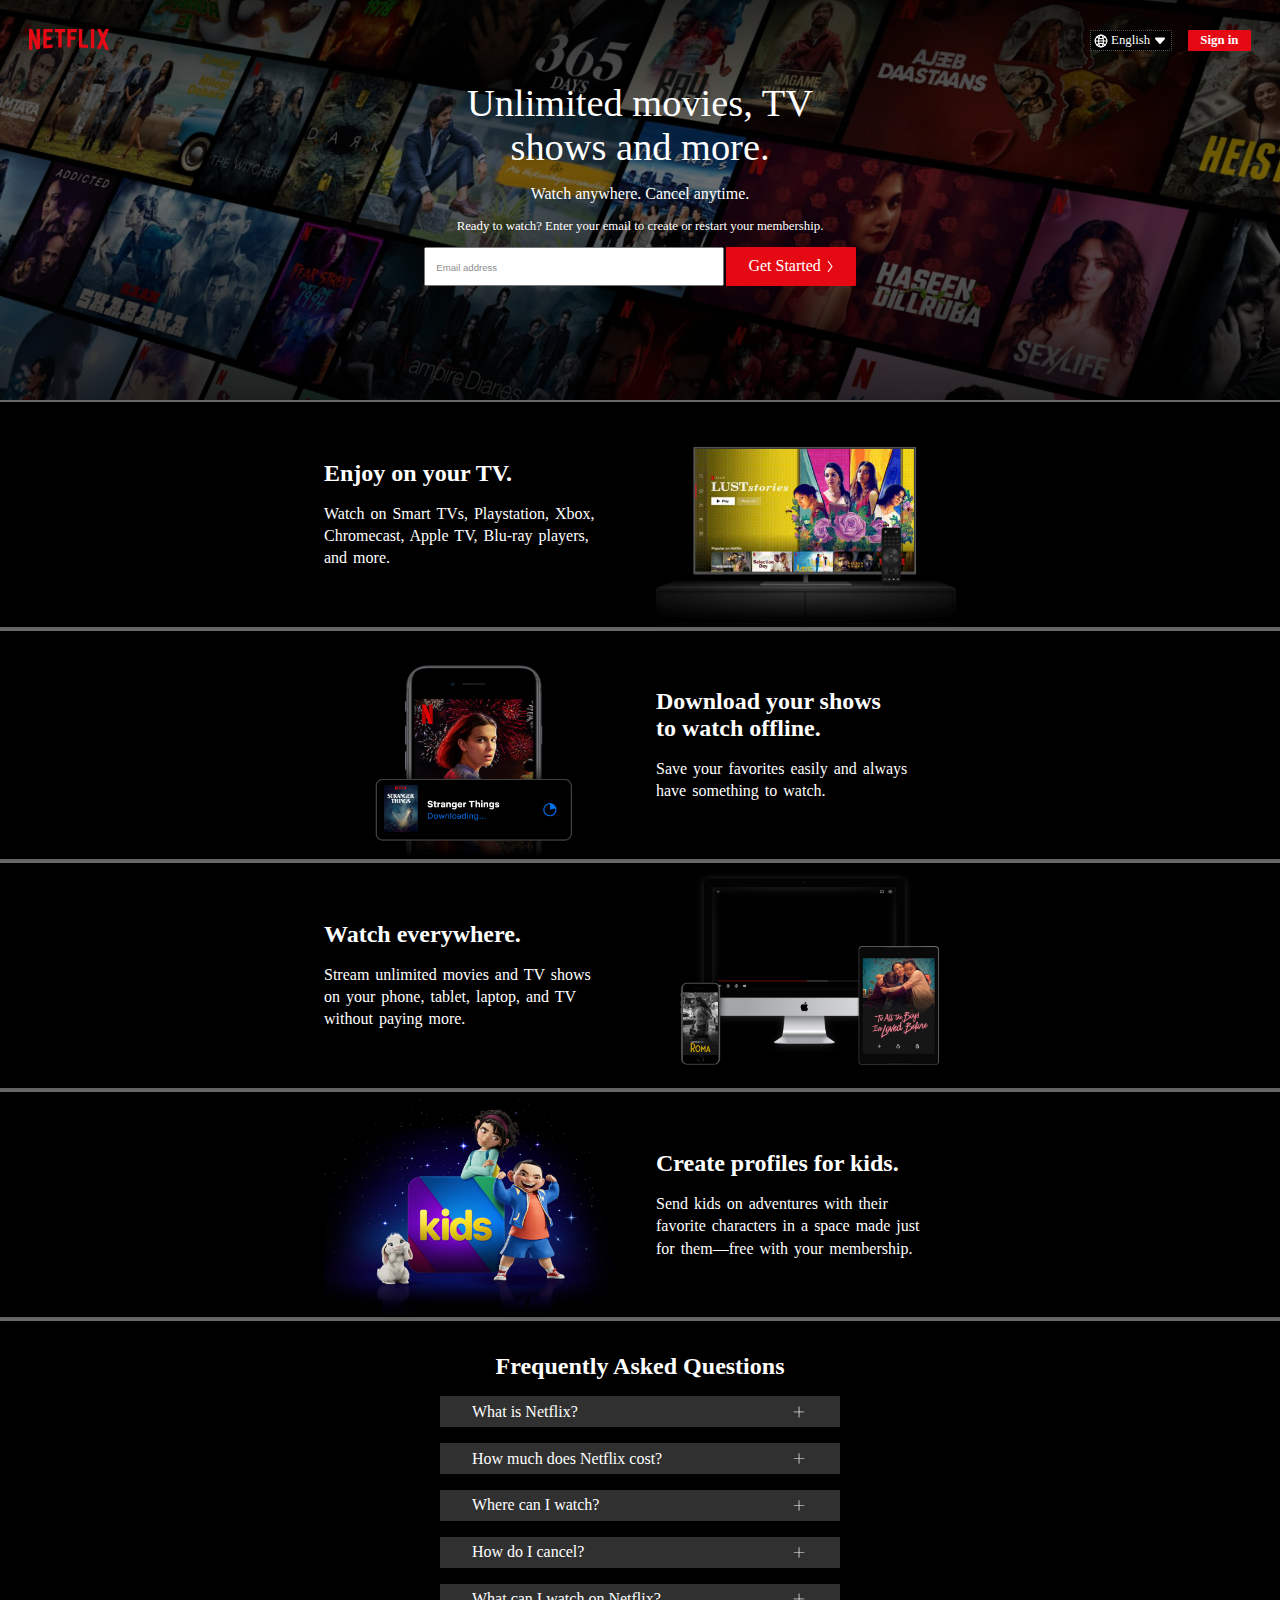
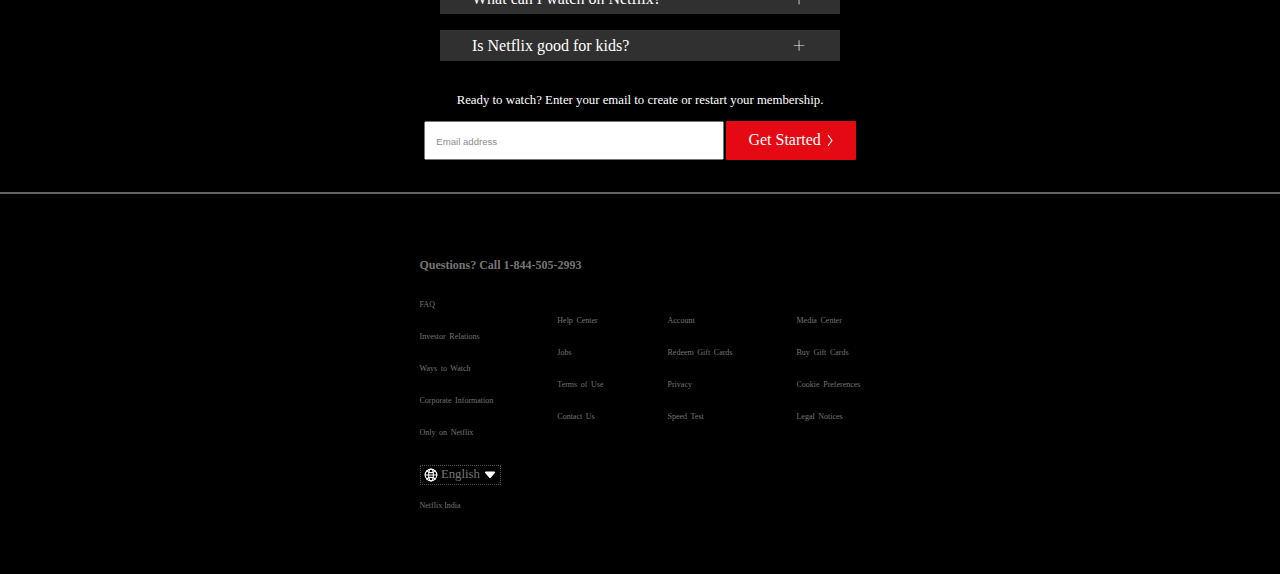
<file: index.html>
<!DOCTYPE html>
<html lang="en">
  <head>
    <meta charset="UTF-8" />
    <meta name="viewport" content="width=device-width, initial-scale=1.0" />
    <title>Netflix | Clone</title>
    <link rel="stylesheet" href="./style.css" />
  </head>
  <body>
    <header>
      <nav>
        <div class="container">
          <img class="logo" src="./asset/Logo.svg" alt="logo" width="80px" />
          <ul>
            <div class="language">
              <img src="./asset/icon-park-outline_earth.svg" alt="" />
              <p>English</p>
              <img src="./asset/bi_caret-down-fill.svg" alt="" />
            </div>
            <div class="sign-in">
              <a href="./signup.html">Sign in</a>
            </div>
          </ul>
        </div>
        <div class="card">
          <p class="top-text">Unlimited movies, TV shows and more.</p>
          <p class="mid-text">Watch anywhere. Cancel anytime.</p>
          <div class="top-search">
            <p>
              Ready to watch? Enter your email to create or restart your
              membership.
            </p>
            <div class="boxes">
              <input
                type="text"
                name="text"
                id="text"
                placeholder="Email address"
              />

              <div class="get-started">
                <a href="./signup.html">Get Started</a>
                <img
                  src="./asset/right arrow.svg"
                  alt="arrow image"
                  width="6px"
                />
              </div>
            </div>
          </div>
        </div>
      </nav>
    </header>

    <!-- main content starts here -->

    <div class="main-container">
      <section>
        <div class="section-text">
          <h2>Enjoy on your TV.</h2>
          <p>
            Watch on Smart TVs, Playstation, Xbox, Chromecast, Apple TV, Blu-ray
            players, and more.
          </p>
        </div>
        <img
          class="photo"
          src="./asset/correct2.png"
          alt="photo"
          width="300px"
        />
      </section>

      <section>
        <img
          class="photo"
          src="./asset/correct11.png"
          alt="photo"
          width="300px"
        />
        <div class="section-text">
          <h2>Download your shows to watch offline.</h2>
          <p>Save your favorites easily and always have something to watch.</p>
        </div>
      </section>

      <section>
        <div class="section-text">
          <h2>Watch everywhere.</h2>
          <p>
            Stream unlimited movies and TV shows on your phone, tablet, laptop,
            and TV without paying more.
          </p>
        </div>
        <img
          class="photo"
          src="./asset/Rectangle.png"
          alt="photo"
          width="300px"
        />
      </section>

      <section>
        <img
          class="photo"
          src="./asset/Frame 7.png"
          alt="photo"
          width="300px"
        />
        <div class="section-text">
          <h2>Create profiles for kids.</h2>
          <p>
            Send kids on adventures with their favorite characters in a space
            made just for them—free with your membership.
          </p>
        </div>
      </section>

      <aside>
        <div class="questions">
          <h2>Frequently Asked Questions</h2>
          <div class="ask">
            <p>What is Netflix?</p>
            <img class="icon" src="./asset/cross.svg" alt="" />
          </div>

          <div class="ask">
            <p>How much does Netflix cost?</p>
            <img class="icon" src="./asset/cross.svg" alt="" />
          </div>

          <div class="ask">
            <p>Where can I watch?</p>
            <img class="icon" src="./asset/cross.svg" alt="" />
          </div>

          <div class="ask">
            <p>How do I cancel?</p>
            <img class="icon" src="./asset/cross.svg" alt="" />
          </div>

          <div class="ask">
            <p>What can I watch on Netflix?</p>
            <img class="icon" src="./asset/cross.svg" alt="" />
          </div>

          <div class="ask">
            <p>Is Netflix good for kids?</p>
            <img class="icon" src="./asset/cross.svg" alt="" />
          </div>
        </div>

        <div class="top-search">
          <p>
            Ready to watch? Enter your email to create or restart your
            membership.
          </p>
          <div class="boxes">
            <input
              type="text"
              name="text"
              id="text"
              placeholder="Email address"
            />

            <div class="get-started">
              <a href="#">Get Started</a>
              <img
                src="./asset/right arrow.svg"
                alt="arrow image"
                width="6px"
              />
            </div>
          </div>
        </div>
      </aside>

      <footer>
        <div class="foot-container">
          <h2>Questions? Call 1-844-505-2993</h2>
          <div class="foot-text">
            <div>
              <p>FAQ</p>
              <p>Investor Relations</p>
              <p>Ways to Watch</p>
              <p>Corporate Information</p>
              <p>Only on Netflix</p>
            </div>

            <div>
              <p>Help Center</p>
              <p>Jobs</p>
              <p>Terms of Use</p>
              <p>Contact Us</p>
            </div>

            <div>
              <p>Account</p>
              <p>Redeem Gift Cards</p>
              <p>Privacy</p>
              <p>Speed Test</p>
            </div>

            <div>
              <p>Media Center</p>
              <p>Buy Gift Cards</p>
              <p>Cookie Preferences</p>
              <p>Legal Notices</p>
            </div>
          </div>
            <div class="language">
              <img src="./asset/icon-park-outline_earth.svg" alt="" />
              <p>English</p>
              <img src="./asset/bi_caret-down-fill.svg" alt="" />
            </div>
            <p class="india">Netflix India</p>
        </div>

        <!-- <p class="india">Netflix India</p> -->
      </footer>
    </div>

    <script src="./script.js"></script>
  </body>
</html>
</file>
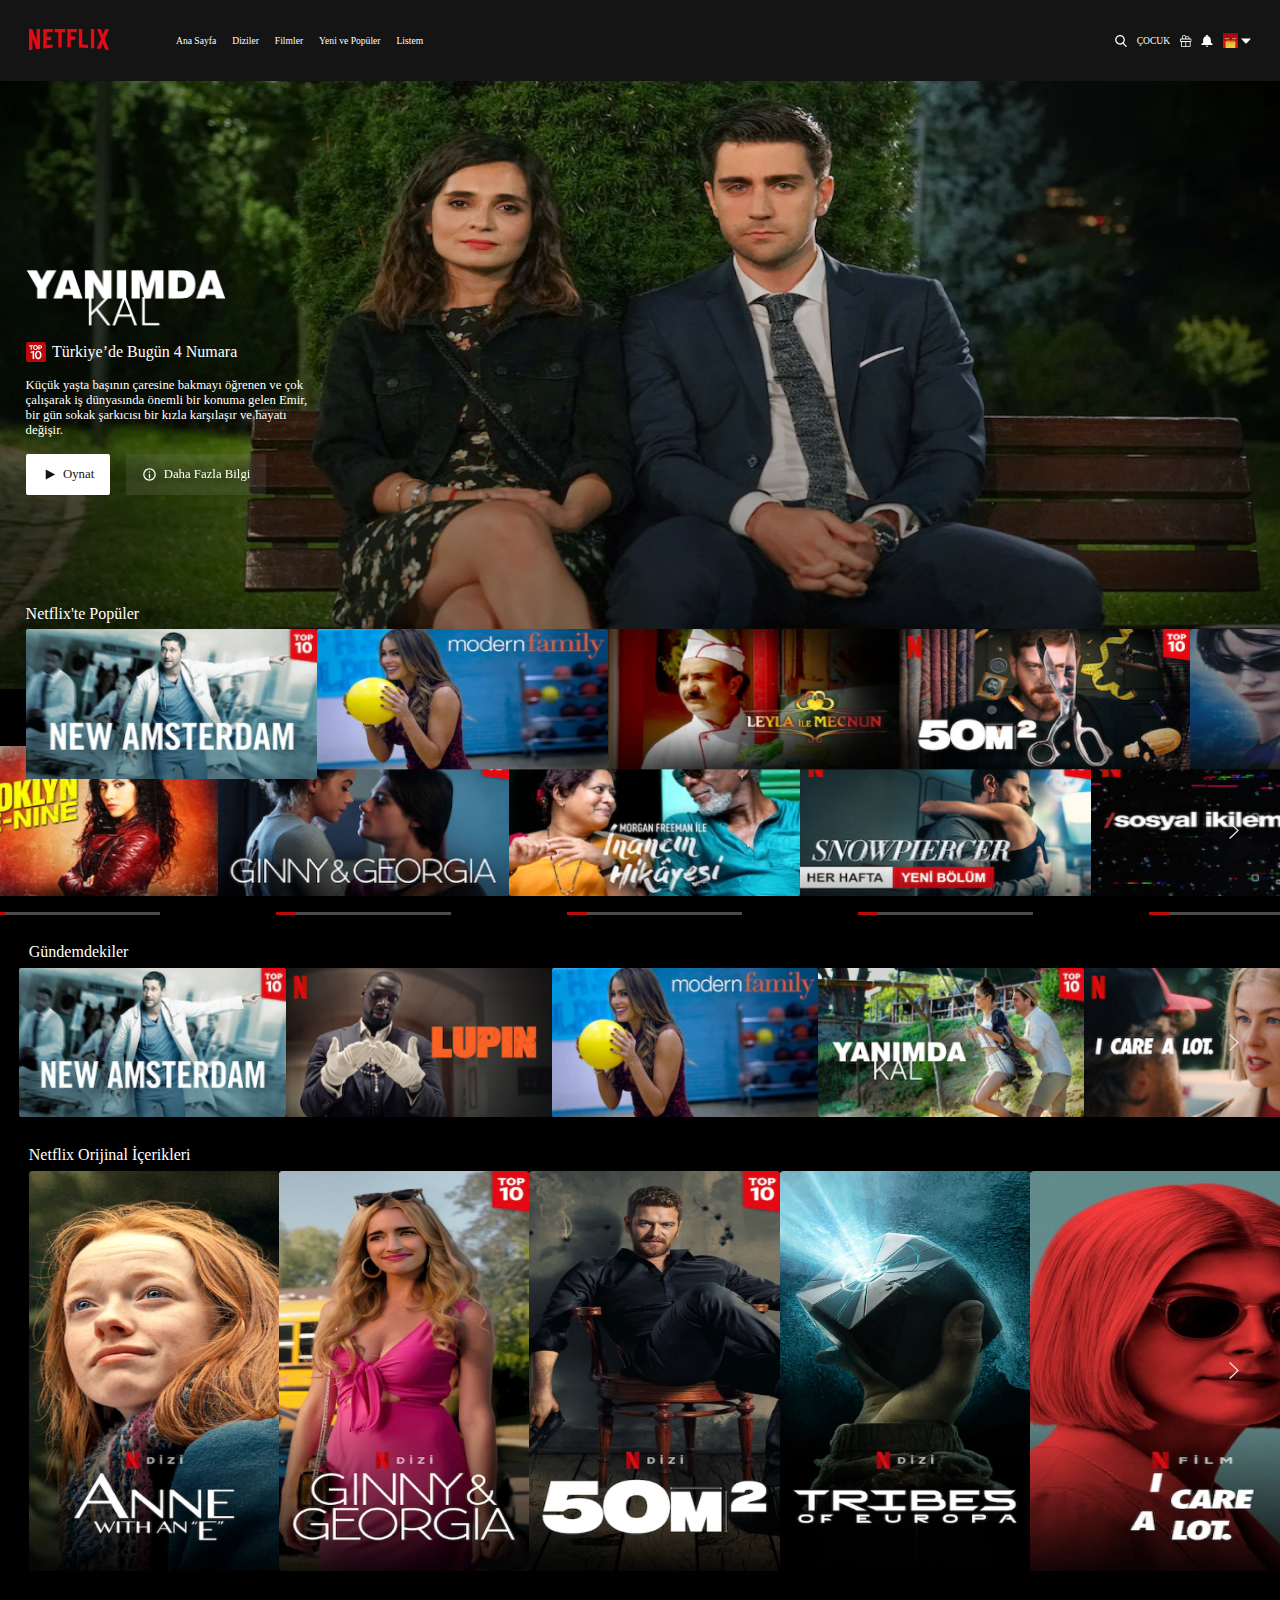
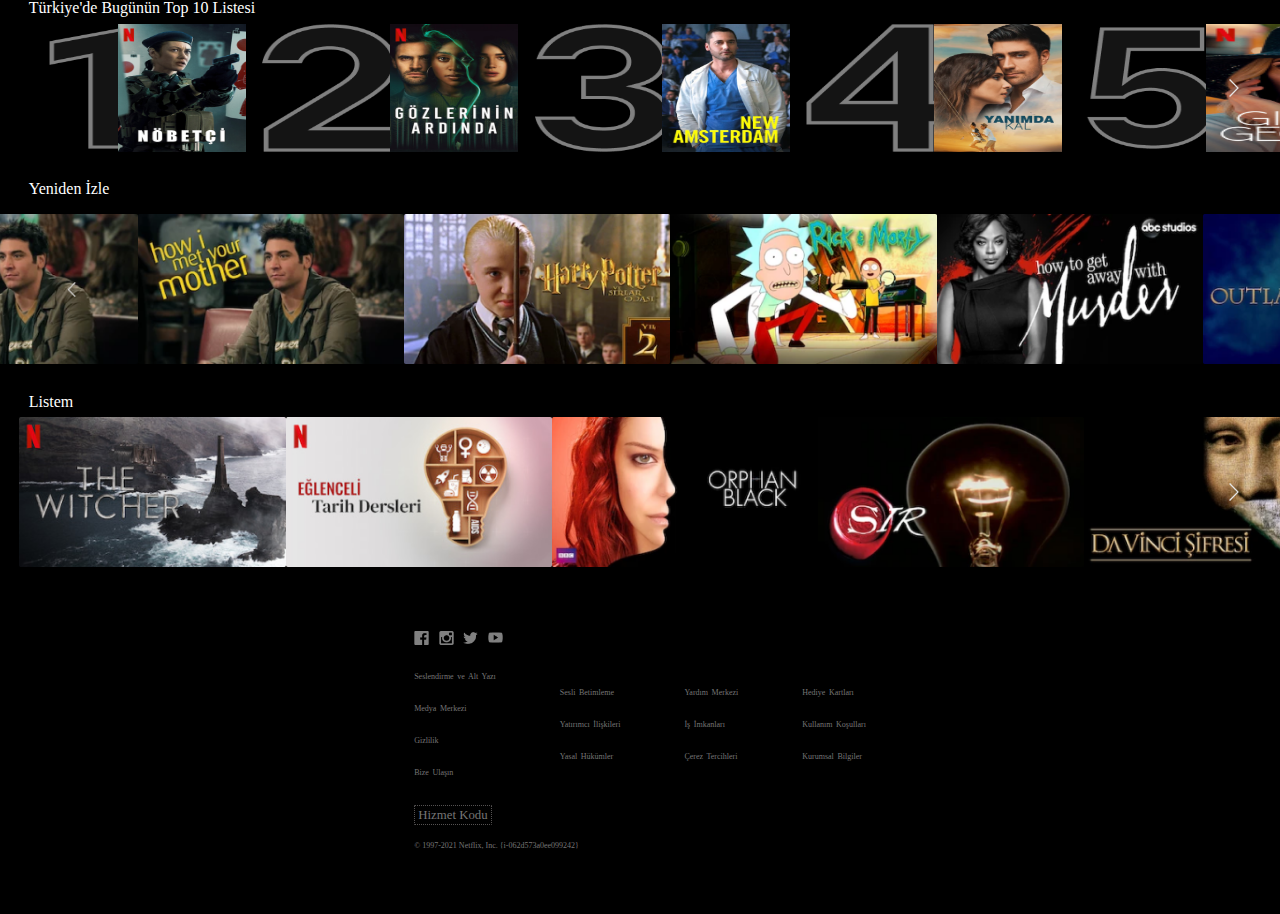
<file: home.html>
<!DOCTYPE html>
<html lang="en">
  <head>
    <meta charset="UTF-8" />
    <meta name="viewport" content="width=device-width, initial-scale=1.0" />
    <title>Home Page</title>
    <link rel="stylesheet" href="./style.css" />
  </head>
  <body>
    <header>
      <nav class="home-container">
        <div class="container">
          <div class="left-navbar">
            <img class="logo" src="./asset/Logo.svg" alt="logo" width="80px" />
            <div class="left-nav-items">
              <ul>
                <li><a href="#">Ana Sayfa</a></li>
                <li><a href="#">Diziler</a></li>
                <li><a href="#">Filmler</a></li>
                <li><a href="#">Yeni ve Popüler</a></li>
                <li><a href="#">Listem</a></li>
              </ul>
            </div>
          </div>
          <ul class="right-navbar" id="menu">
            <li><img src="./asset/Search.svg" alt="" width="12px" /></li>
            <li><a href="#">ÇOCUK</a></li>
            <li><img src="./asset/GiftBox.svg" alt="" width="12px" /></li>
            <li>
              <img src="./asset/NotificationBell.svg" alt="" width="12px" />
            </li>
            <li>
              <div class="arrow-down">
                <img src="./asset/ProfileIMG.svg" alt="" width="15px" />
                <img src="./asset/DownArrow.svg" alt="" width="10px" />
              </div>
            </li>
          </ul>
          <!-- <button class="hamburger" onclick="toggleMenu()">
            <span class="line"></span>
            <span class="line"></span>
            <span class="line"></span>
          </button> -->
          <div class="hamburger" onclick="toggleMenu()">
            <span class="line"></span>
            <span class="line"></span>
            <span class="line"></span>
        </div>
        </div>
      </nav>

      <div class="home-hero-section">
        <img class="hero-image" src="./asset/MoviePoster.png" alt="" />
        <div class="hero-text">
          <img src="./asset/MovieName.png" alt="" width="200px" />

          <div class="rating">
            <img src="./asset/Top10Badge.svg" alt="" width="20px" />
            <p>Türkiye’de Bugün 4 Numara</p>
          </div>

          <p class="main-hero-text">
            Küçük yaşta başının çaresine bakmayı öğrenen ve çok çalışarak iş
            dünyasında önemli bir konuma gelen Emir, bir gün sokak şarkıcısı bir
            kızla karşılaşır ve hayatı değişir.
          </p>
          <div class="component">
            <div class="play">
              <img src="./asset/Play.svg" alt="" width="15px" />
              <p>Oynat</p>
            </div>

            <div class="detail">
              <img src="./asset/Detail.svg" alt="" width="15px" />
              <p>Daha Fazla Bilgi</p>
            </div>
          </div>
        </div>
      </div>
    </header>

<div class="main-container">
      <div class="movie-section1">
      <p>Netflix'te Popüler</p>
      <div class="list1">
        <img class="trailer" src="./asset/MoviePoster (1).png" alt="" />
        <img class="trailer" src="./asset/MovieHorizontalCard.png" alt="" />
        <img class="trailer" src="./asset/MovieHorizontalCard (1).png" alt="" />
        <img class="trailer" src="./asset/MovieHorizontalCard (2).png" alt="" />
        <img class="trailer" src="./asset/MovieHorizontalCard (3).png" alt="" />
        <img
          class="arrow-right"
          src="./asset/Vector (18).svg"
          alt=""
          width="10px"
        />
      </div>
    </div>

    <div class="movie-section2">
      <p>Kemal, İzlemeye Devam Et</p>
      <div class="list1">
        <div class="progress-bar">
          <img class="trailer" src="./asset/MoviePoster (10).png" alt="" />
          <img src="./asset/ProgressBar.png" alt="" />
        </div>
        <div class="progress-bar">
          <img class="trailer" src="./asset/MoviePoster (8).png" alt="" />
          <img src="./asset/ProgressBar.png" alt="" />
        </div>
        <div class="progress-bar">
          <img class="trailer" src="./asset/MoviePoster (9).png" alt="" />
          <img src="./asset/ProgressBar.png" alt="" />
        </div>
        <div class="progress-bar">
          <img class="trailer" src="./asset/MoviePoster (11).png" alt="" />
          <img src="./asset/ProgressBar.png" alt="" />
        </div>
        <div class="progress-bar">
          <img class="trailer" src="./asset/MoviePoster (12).png" alt="" />
          <img src="./asset/ProgressBar.png" alt="" />
        </div>
        <img
          class="arrow-right"
          src="./asset/Vector (18).svg"
          alt=""
          width="10px"
        />
      </div>
    </div>

    <div class="movie-section2">
      <p>Gündemdekiler</p>
      <div class="list1">
        <img class="trailer" src="./asset/MoviePoster (1).png" alt="" />
        <img class="trailer" src="./asset/MoviePoster (13).png" alt="" />
        <img class="trailer" src="./asset/MoviePoster (14).png" alt="" />
        <img class="trailer" src="./asset/MoviePoster (15).png" alt="" />
        <img class="trailer" src="./asset/MoviePoster (16).png" alt="" />
        <img
          class="arrow-right"
          src="./asset/Vector (18).svg"
          alt=""
          width="10px"
        />
      </div>
    </div>

    <div class="movie-section3">
      <p>Netflix Orijinal İçerikleri</p>
      <div class="list1">
        <img class="trailer1" src="./asset/MovieVerticalCard.png" alt="" />
        <img class="trailer1" src="./asset/MoviePoster (17).png" alt="" />
        <img class="trailer1" src="./asset/MoviePoster (18).png" alt="" />
        <img class="trailer1" src="./asset/MoviePoster (19).png" alt="" />
        <img class="trailer1" src="./asset/MoviePoster (20).png" alt="" />
        <img
          class="arrow-right"
          src="./asset/Vector (18).svg"
          alt=""
          width="10px"
        />
      </div>
    </div>

    <div class="movie-section4">
      <p>Türkiye'de Bugünün Top 10 Listesi</p>
      <div class="list1">
        <div class="rating-photo">
          <img class="trailer3" src="./asset/Rank - 01.png" alt="" />
          <img class="trailer3" src="./asset/MoviePoster (21).png" alt="" />
        </div>
        <div class="rating-photo">
          <img class="trailer3" src="./asset/Vector (8).png" alt="" />
          <img class="trailer3" src="./asset/MoviePoster (22).png" alt="" />
        </div>
        <div class="rating-photo">
          <img class="trailer3" src="./asset/Vector (9).png" alt="" />
          <img class="trailer3" src="./asset/MoviePoster (23).png" alt="" />
        </div>
        <div class="rating-photo">
          <img class="trailer3" src="./asset/Vector (10).png" alt="" />
          <img class="trailer3" src="./asset/MoviePoster (24).png" alt="" />
        </div>
        <div class="rating-photo">
          <img class="trailer3" src="./asset/Rank - 05.png" alt="" />
          <img class="trailer3" src="./asset/MoviePoster (25).png" alt="" />
        </div>
        <img
          class="arrow-right"
          src="./asset/Vector (18).svg"
          alt=""
          width="10px"
        />
      </div>
    </div>

    <div class="movie-section5">
      <p>Yeniden İzle</p>
      <div class="list1">
        <img
          class="arrow-left"
          src="./asset/ArrowLeft.png"
          alt=""
          width="15px"
        />
        <img class="trailer" src="./asset/MoviePoster (26).png" alt="" />
        <img class="trailer" src="./asset/MoviePoster (27).png" alt="" />
        <img class="trailer" src="./asset/MoviePoster (28).png" alt="" />
        <img class="trailer" src="./asset/MoviePoster (29).png" alt="" />
        <img class="trailer" src="./asset/MoviePoster (30).png" alt="" />
        <img class="trailer" src="./asset/MoviePoster (31).png" alt="" />
      </div>
    </div>

    <div class="movie-section2">
      <p>Listem</p>
      <div class="list1">
        <img class="trailer" src="./asset/MoviePoster (32).png" alt="" />
        <img class="trailer" src="./asset/MoviePoster (33).png" alt="" />
        <img class="trailer" src="./asset/MoviePoster (34).png" alt="" />
        <img class="trailer" src="./asset/MoviePoster (35).png" alt="" />
        <img class="trailer" src="./asset/MoviePoster (36).png" alt="" />
        <img
          class="arrow-right"
          src="./asset/Vector (18).svg"
          alt=""
          width="10px"
        />
      </div>
    </div>

    <footer>
      <div class="foot-container">
        <div class="socials">
          <img src="./asset/Vector (11).png" alt="" width="15px" />
          <img src="./asset/Vector (12).png" alt="" width="15px" />
          <img src="./asset/Vector (13).png" alt="" width="15px" />
          <img src="./asset/Vector (14).png" alt="" width="15px" />
        </div>
        <div class="foot-text">
          <div>
            <p>Seslendirme ve Alt Yazı</p>
            <p>Medya Merkezi</p>
            <p>Gizlilik</p>
            <p>Bize Ulaşın</p>
          </div>

          <div>
            <p>Sesli Betimleme</p>
            <p>Yatırımcı İlişkileri</p>
            <p>Yasal Hükümler</p>
          </div>

          <div>
            <p>Yardım Merkezi</p>
            <p>İş İmkanları</p>
            <p>Çerez Tercihleri</p>
          </div>

          <div>
            <p>Hediye Kartları</p>
            <p>Kullanım Koşulları</p>
            <p>Kurumsal Bilgiler</p>
          </div>
        </div>
        <div class="language">
          <p>Hizmet Kodu</p>
        </div>
        <p class="india">© 1997-2021 Netflix, Inc. {i-062d573a0ee099242}</p>
      </div>
    </footer>
</div>
  </body>
</html>
</file>
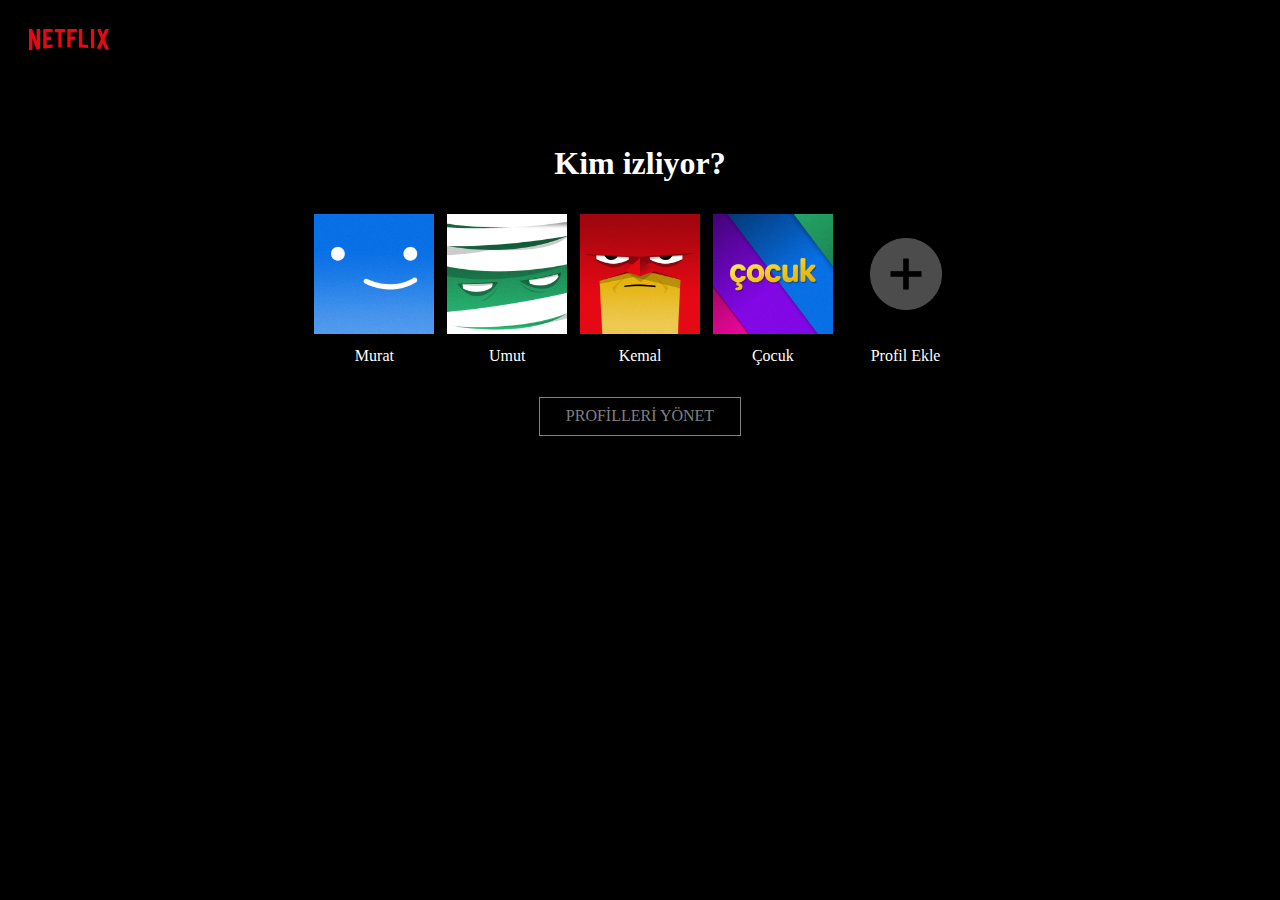
<file: profile.html>
<!DOCTYPE html>
<html lang="en">
<head>
    <meta charset="UTF-8">
    <meta name="viewport" content="width=device-width, initial-scale=1.0">
    <title>Profile</title>
    <link rel="stylesheet" href="./style.css">
</head>
<body>
    <header>
      <div class="bg-photo">
        <div class="container">
          <img class="logo" src="./asset/Logo.svg" alt="logo" width="80px" />
        </div>
    </div>
    </header>


    <div class="profile-container">
        <h1>Kim izliyor?</h1>
        <div class="photo-container">
            <div class="group">
                <img src="./asset/ProfilePicture.png" alt="photo" width="120px">
                <p>Murat</p>
            </div>

            <div class="group">
                <img src="./asset/ProfilePicture (1).png" alt="photo" width="120px">
                <p>Umut</p>
            </div>

            <div class="group">
                <img src="./asset/ProfilePicture (2).png" alt="photo" width="120px">
                <p>Kemal</p>
            </div>

            <div class="group">
                <img src="./asset/ProfilePicture (3).png" alt="photo" width="120px">
                <p>Çocuk</p>
            </div>

            <div class="group">
                <img src="./asset/ProfilePicture (4).png" alt="photo" width="120px">
                <p>Profil Ekle</p>
            </div>
        </div>
        <a href="./home.html">PROFİLLERİ YÖNET</a>
    </div>
</body>
</html>
</file>
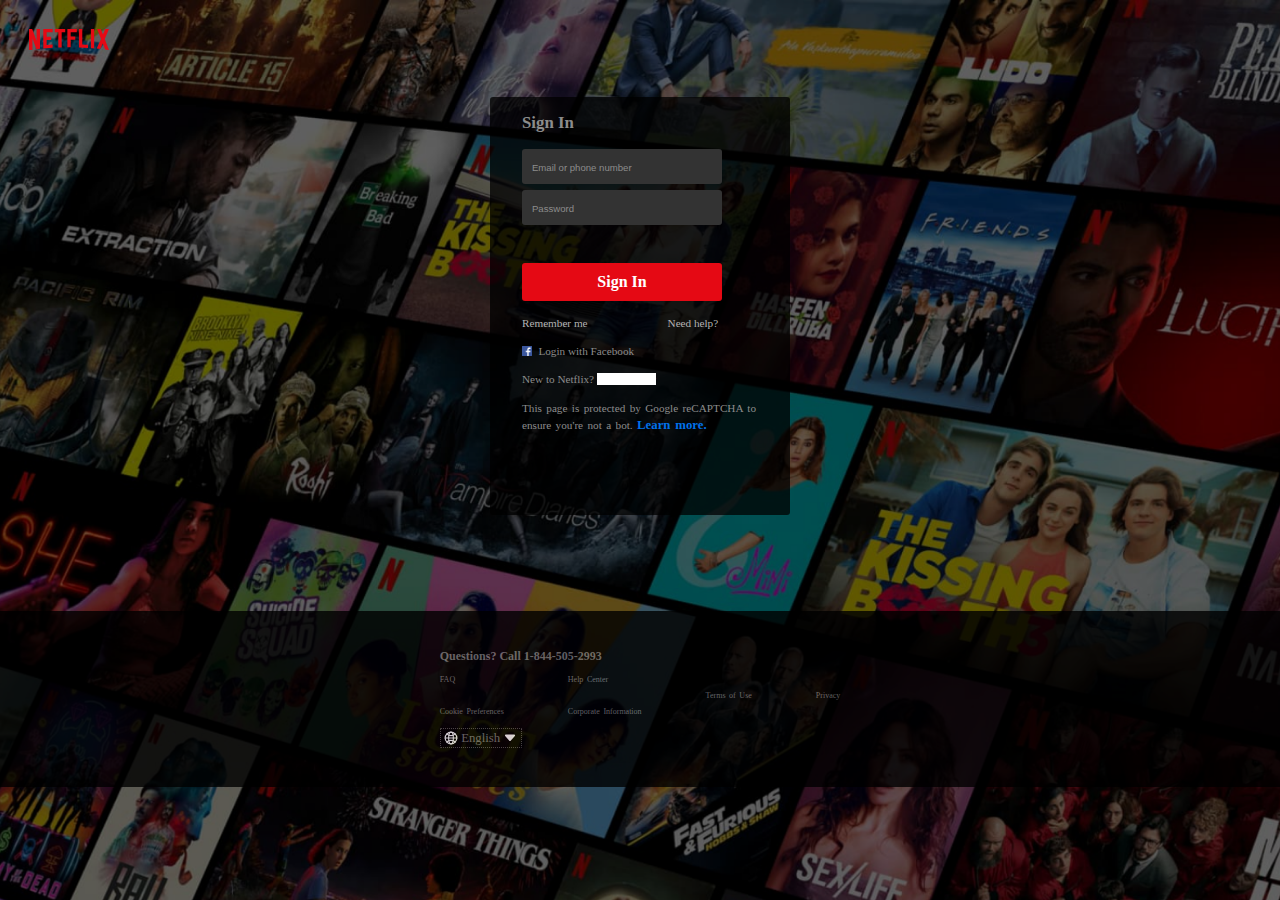
<file: signup.html>
<!DOCTYPE html>
<html lang="en">
  <head>
    <meta charset="UTF-8" />
    <meta name="viewport" content="width=device-width, initial-scale=1.0" />
    <title>Sign in | Page</title>
    <link rel="stylesheet" href="./style.css" />
  </head>
  <body>
<div class="signup-container">
        <header>
      <div class="bg-photo">
        <div class="container">
          <img class="logo" src="./asset/Logo.svg" alt="logo" width="80px" />
        </div>
        <div class="card-2">
            <h2>Sign In</h2>
          <!-- <div class="top"> -->
        
            <div class="input-boxes">
              <input class="input-box"
                type="email"
                name="text"
                id="email"
                placeholder="Email or phone number"
              />
              <input class="input-box"
                type="password"
                name="password"
                id="pwd"
                placeholder="Password"
              />
              <a class="btn input-box" href="./profile.html">Sign In</a>
            </div>
            <div class="extra-text">
              <p>Remember me</p>
              <p>Need help?</p>
            </div>
          <!-- </div> -->

          <div class="bottom">
            <div class="facebook">
                <img src="./asset/facebook icon.svg" alt="facebook icon" width="10px">
              <p>Login with Facebook</p>
            </div>

            <div class="signup-link">
              <p>
                New to Netflix? <span><a href="#">Sign up now</a></span>
              </p>
            </div>

            <div class="foot-text" id="foot-text">
              <p>
                This page is protected by Google reCAPTCHA to ensure you're not
                a bot. <a href="#">Learn more.</a>
              </p>
            </div>
          </div>
        </div>
    </div>
    </header>

    <footer class="footer-1">
      <div class="footer-container">
        <h2>Questions? Call 1-844-505-2993</h2>
        <div class="foot-text">
          <div>
            <p>FAQ</p>
            <p>Cookie Preferences</p>
          </div>

          <div>
            <p>Help Center</p>
            <p>Corporate Information</p>
          </div>

          <div>
            <p>Terms of Use</p>
          </div>

          <div>
            <p>Privacy</p>
          </div>
        </div>
        <div class="language">
          <img src="./asset/icon-park-outline_earth.svg" alt="" />
          <p>English</p>
          <img src="./asset/bi_caret-down-fill.svg" alt="" />
        </div>
      </div>

      <!-- <p class="india">Netflix India</p> -->
    </footer>
</div>
  </body>
</html>
</file>
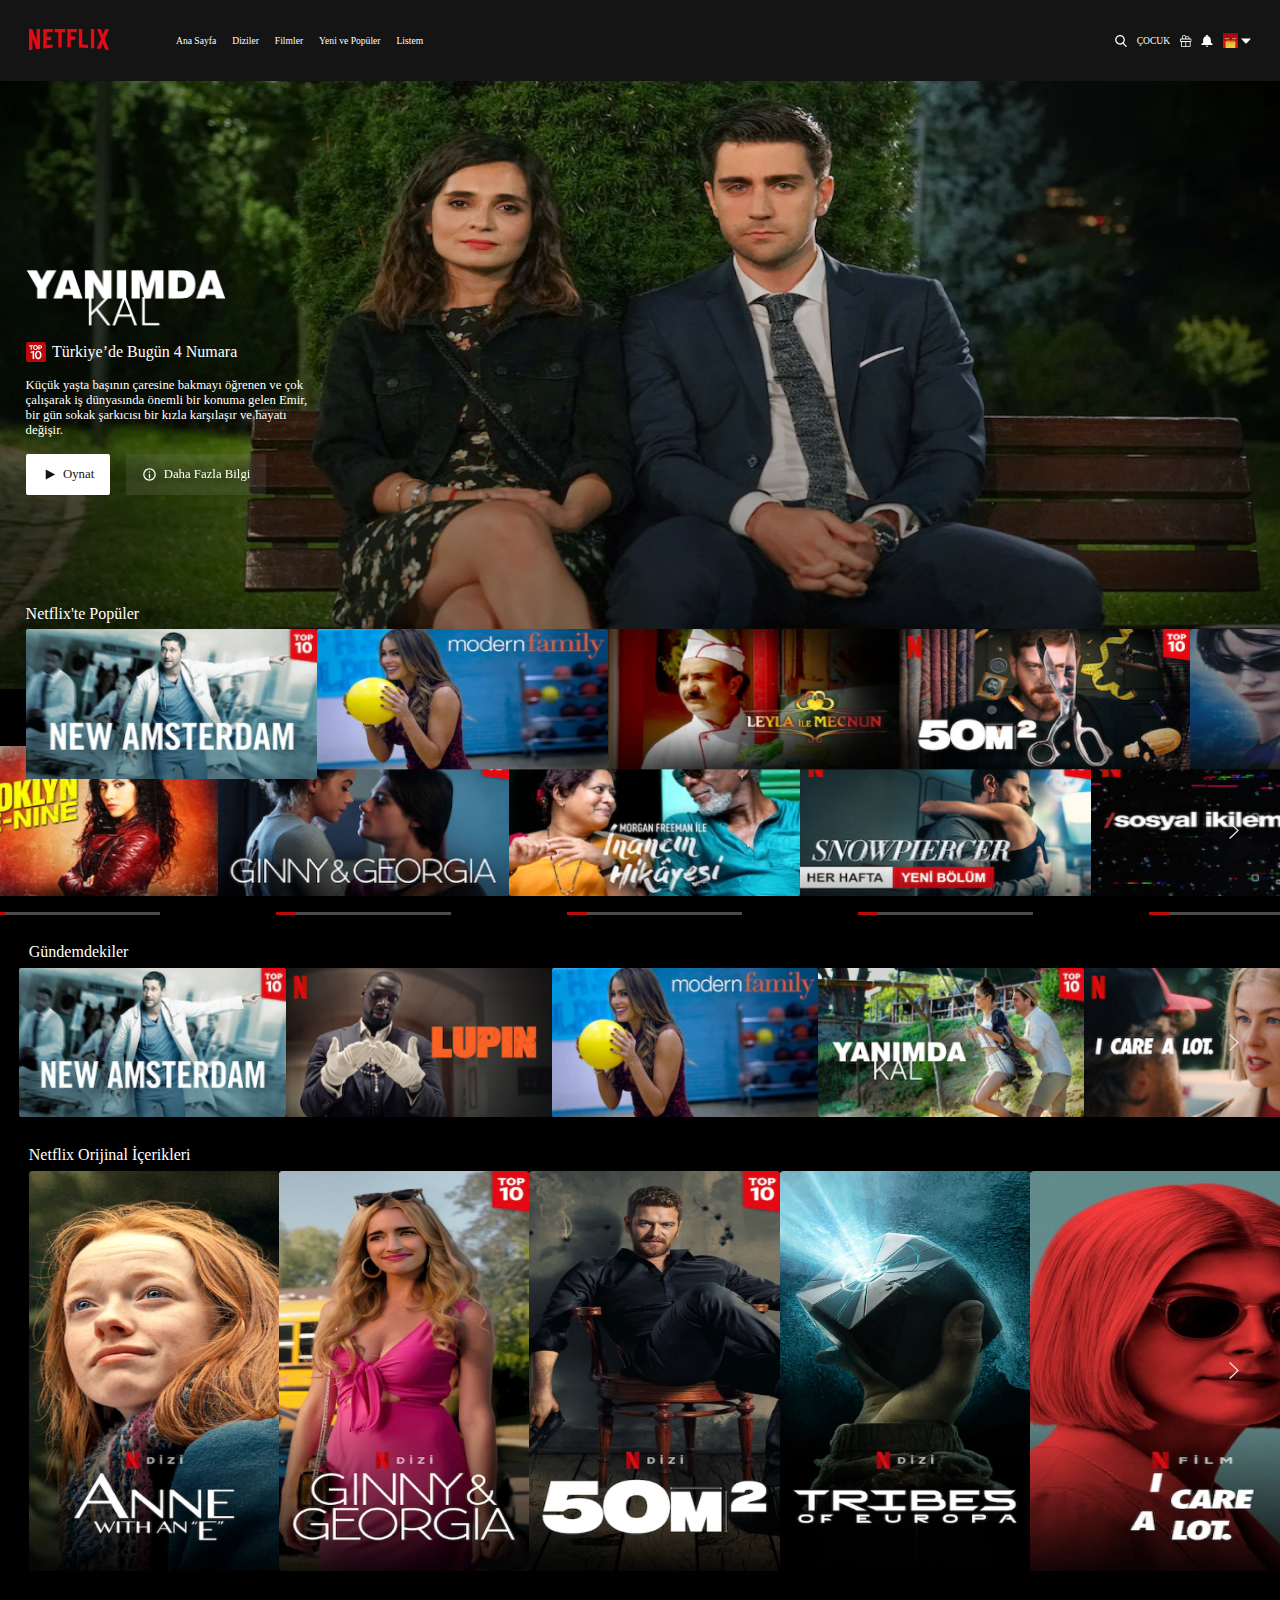
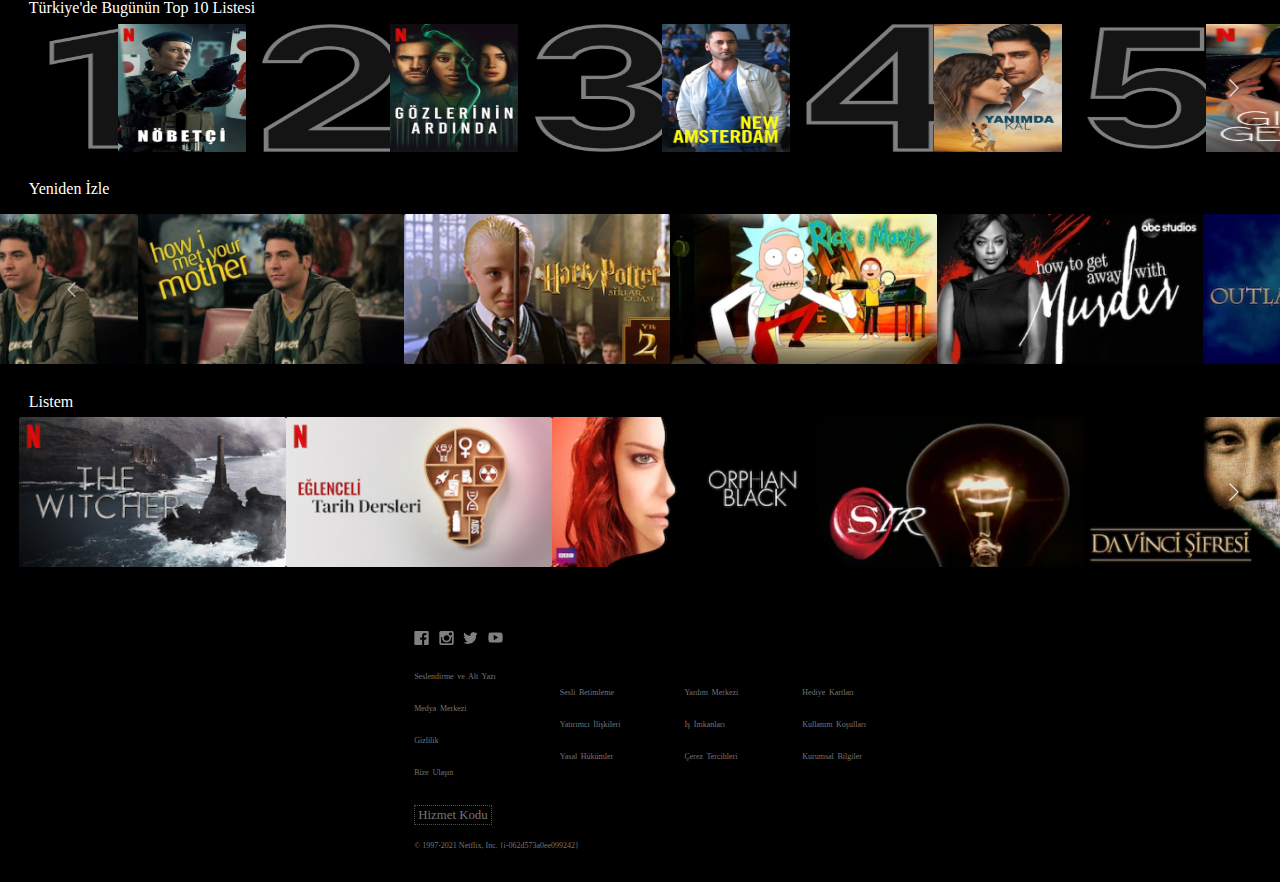
<file: user.html>
<!DOCTYPE html>
<html lang="en">
  <head>
    <meta charset="UTF-8" />
    <meta name="viewport" content="width=device-width, initial-scale=1.0" />
    <title>Home Page</title>
    <link rel="stylesheet" href="./style.css" />
  </head>
  <body>
    <header>
      <nav class="home-container">
        <div class="container">
          <div class="left-navbar">
            <img class="logo" src="./asset/Logo.svg" alt="logo" width="80px" />
            <div class="left-nav-items">
              <ul>
                <li><a href="#">Ana Sayfa</a></li>
                <li><a href="#">Diziler</a></li>
                <li><a href="#">Filmler</a></li>
                <li><a href="#">Yeni ve Popüler</a></li>
                <li><a href="#">Listem</a></li>
              </ul>
            </div>
          </div>
          <ul class="right-navbar">
            <li><img src="./asset/Search.svg" alt="" width="12px" /></li>
            <li><a href="#">ÇOCUK</a></li>
            <li><img src="./asset/GiftBox.svg" alt="" width="12px" /></li>
            <li>
              <img src="./asset/NotificationBell.svg" alt="" width="12px" />
            </li>
            <li>
              <div class="arrow-down">
                <img src="./asset/ProfileIMG.svg" alt="" width="15px" />
                <img src="./asset/DownArrow.svg" alt="" width="10px" />
              </div>
            </li>
          </ul>
        </div>
      </nav>

      <div class="home-hero-section">
        <img class="hero-image" src="./asset/MoviePoster.png" alt="" />
        <div class="hero-text">
          <img src="./asset/MovieName.png" alt="" width="200px" />

          <div class="rating">
            <img src="./asset/Top10Badge.svg" alt="" width="20px" />
            <p>Türkiye’de Bugün 4 Numara</p>
          </div>

          <p class="main-hero-text">
            Küçük yaşta başının çaresine bakmayı öğrenen ve çok çalışarak iş
            dünyasında önemli bir konuma gelen Emir, bir gün sokak şarkıcısı bir
            kızla karşılaşır ve hayatı değişir.
          </p>
          <div class="component">
            <div class="play">
              <img src="./asset/Play.svg" alt="" width="15px" />
              <p>Oynat</p>
            </div>

            <div class="detail">
              <img src="./asset/Detail.svg" alt="" width="15px" />
              <p>Daha Fazla Bilgi</p>
            </div>
          </div>
        </div>
      </div>
    </header>

    <div class="movie-section1">
      <p>Netflix'te Popüler</p>
      <div class="list1">
        <img class="trailer" src="./asset/MoviePoster (1).png" alt="" />
        <img class="trailer" src="./asset/MovieHorizontalCard.png" alt="" />
        <img class="trailer" src="./asset/MovieHorizontalCard (1).png" alt="" />
        <img class="trailer" src="./asset/MovieHorizontalCard (2).png" alt="" />
        <img class="trailer" src="./asset/MovieHorizontalCard (3).png" alt="" />
        <img
          class="arrow-right"
          src="./asset/Vector (18).svg"
          alt=""
          width="10px"
        />
      </div>
    </div>

    <div class="movie-section2">
      <p>Kemal, İzlemeye Devam Et</p>
      <div class="list1">
        <div class="progress-bar">
          <img class="trailer" src="./asset/MoviePoster (10).png" alt="" />
          <img src="./asset/ProgressBar.png" alt="" />
        </div>
        <div class="progress-bar">
          <img class="trailer" src="./asset/MoviePoster (8).png" alt="" />
          <img src="./asset/ProgressBar.png" alt="" />
        </div>
        <div class="progress-bar">
          <img class="trailer" src="./asset/MoviePoster (9).png" alt="" />
          <img src="./asset/ProgressBar.png" alt="" />
        </div>
        <div class="progress-bar">
          <img class="trailer" src="./asset/MoviePoster (11).png" alt="" />
          <img src="./asset/ProgressBar.png" alt="" />
        </div>
        <div class="progress-bar">
          <img class="trailer" src="./asset/MoviePoster (12).png" alt="" />
          <img src="./asset/ProgressBar.png" alt="" />
        </div>
        <img
          class="arrow-right"
          src="./asset/Vector (18).svg"
          alt=""
          width="10px"
        />
      </div>
    </div>

    <div class="movie-section2">
      <p>Gündemdekiler</p>
      <div class="list1">
        <img class="trailer" src="./asset/MoviePoster (1).png" alt="" />
        <img class="trailer" src="./asset/MoviePoster (13).png" alt="" />
        <img class="trailer" src="./asset/MoviePoster (14).png" alt="" />
        <img class="trailer" src="./asset/MoviePoster (15).png" alt="" />
        <img class="trailer" src="./asset/MoviePoster (16).png" alt="" />
        <img
          class="arrow-right"
          src="./asset/Vector (18).svg"
          alt=""
          width="10px"
        />
      </div>
    </div>

    <div class="movie-section3">
      <p>Netflix Orijinal İçerikleri</p>
      <div class="list1">
        <img class="trailer1" src="./asset/MovieVerticalCard.png" alt="" />
        <img class="trailer1" src="./asset/MoviePoster (17).png" alt="" />
        <img class="trailer1" src="./asset/MoviePoster (18).png" alt="" />
        <img class="trailer1" src="./asset/MoviePoster (19).png" alt="" />
        <img class="trailer1" src="./asset/MoviePoster (20).png" alt="" />
        <img
          class="arrow-right"
          src="./asset/Vector (18).svg"
          alt=""
          width="10px"
        />
      </div>
    </div>

    <div class="movie-section4">
      <p>Türkiye'de Bugünün Top 10 Listesi</p>
      <div class="list1">
        <div class="rating-photo">
          <img class="trailer3" src="./asset/Rank - 01.png" alt="" />
          <img class="trailer3" src="./asset/MoviePoster (21).png" alt="" />
        </div>
        <div class="rating-photo">
          <img class="trailer3" src="./asset/Vector (8).png" alt="" />
          <img class="trailer3" src="./asset/MoviePoster (22).png" alt="" />
        </div>
        <div class="rating-photo">
          <img class="trailer3" src="./asset/Vector (9).png" alt="" />
          <img class="trailer3" src="./asset/MoviePoster (23).png" alt="" />
        </div>
        <div class="rating-photo">
          <img class="trailer3" src="./asset/Vector (10).png" alt="" />
          <img class="trailer3" src="./asset/MoviePoster (24).png" alt="" />
        </div>
        <div class="rating-photo">
          <img class="trailer3" src="./asset/Rank - 05.png" alt="" />
          <img class="trailer3" src="./asset/MoviePoster (25).png" alt="" />
        </div>
        <img
          class="arrow-right"
          src="./asset/Vector (18).svg"
          alt=""
          width="10px"
        />
      </div>
    </div>

    <div class="movie-section5">
      <p>Yeniden İzle</p>
      <div class="list1">
        <img
          class="arrow-left"
          src="./asset/ArrowLeft.png"
          alt=""
          width="15px"
        />
        <img class="trailer" src="./asset/MoviePoster (26).png" alt="" />
        <img class="trailer" src="./asset/MoviePoster (27).png" alt="" />
        <img class="trailer" src="./asset/MoviePoster (28).png" alt="" />
        <img class="trailer" src="./asset/MoviePoster (29).png" alt="" />
        <img class="trailer" src="./asset/MoviePoster (30).png" alt="" />
        <img class="trailer" src="./asset/MoviePoster (31).png" alt="" />
      </div>
    </div>

    <div class="movie-section2">
      <p>Listem</p>
      <div class="list1">
        <img class="trailer" src="./asset/MoviePoster (32).png" alt="" />
        <img class="trailer" src="./asset/MoviePoster (33).png" alt="" />
        <img class="trailer" src="./asset/MoviePoster (34).png" alt="" />
        <img class="trailer" src="./asset/MoviePoster (35).png" alt="" />
        <img class="trailer" src="./asset/MoviePoster (36).png" alt="" />
        <img
          class="arrow-right"
          src="./asset/Vector (18).svg"
          alt=""
          width="10px"
        />
      </div>
    </div>

    <footer>
      <div class="foot-container">
        <div class="socials">
          <img src="./asset/Vector (11).png" alt="" width="15px" />
          <img src="./asset/Vector (12).png" alt="" width="15px" />
          <img src="./asset/Vector (13).png" alt="" width="15px" />
          <img src="./asset/Vector (14).png" alt="" width="15px" />
        </div>
        <div class="foot-text">
          <div>
            <p>Seslendirme ve Alt Yazı</p>
            <p>Medya Merkezi</p>
            <p>Gizlilik</p>
            <p>Bize Ulaşın</p>
          </div>

          <div>
            <p>Sesli Betimleme</p>
            <p>Yatırımcı İlişkileri</p>
            <p>Yasal Hükümler</p>
          </div>

          <div>
            <p>Yardım Merkezi</p>
            <p>İş İmkanları</p>
            <p>Çerez Tercihleri</p>
          </div>

          <div>
            <p>Hediye Kartları</p>
            <p>Kullanım Koşulları</p>
            <p>Kurumsal Bilgiler</p>
          </div>
        </div>
        <div class="language">
          <p>Hizmet Kodu</p>
        </div>
        <p class="india">© 1997-2021 Netflix, Inc. {i-062d573a0ee099242}</p>
      </div>
    </footer>
  </body>
</html>
</file>
<file: style.css>
* {
    margin: 0;
    padding: 0;
    box-sizing: border-box;
}

body {
    background-color: #000000;
    color: #FFFFFF;
    display: flex;
    flex-direction: column;
    height: 100vh;
}

.logo {
    height: fit-content;
    margin: 1.8rem;
}

.icon {
    width: 15px;
}

nav {
    background-image: url(./asset/Frame.png);
    background-position: center;
    background-repeat: no-repeat;
    background-size: cover;
    /* background-attachment: fixed; */
    height: 400px;
}

.main-container {
    width: 100%;
    margin: 0 auto;
}

.container {
    display: flex;
    justify-content: space-between;
    align-items: center;

}

ul {
    margin: 1.8rem;
    display: flex;
    justify-content: center;
    align-items: center;
    gap: 1rem;
    width: fit-content;
    height: fit-content;
}

.language {
    display: flex;
    justify-content: center;
    align-items: center;
    gap: .2rem;
    background-color: #000000;
    border: 1px dotted rgb(85, 82, 82);
    font-size: .8rem;
    padding: .1rem .2rem;
    border-radius: 1px;
    width: fit-content;
}

.sign-in {
    background-color: #E50914;
    padding: .2rem .8rem;
    font-size: .8rem;
    border-radius: 1px;
    cursor: pointer;
}

.sign-in a {
    text-decoration: none;
    color: #FFFFFF;
    font-weight: bolder;
}

.card {
    display: flex;
    flex-direction: column;
    justify-content: center;
    align-items: center;
    gap: 1rem;
}

.top-text {
    text-align: center;
    font-size: 2.4rem;
    width: 350px;
}

.top-search {
    display: flex;
    flex-direction: column;
    justify-content: center;
    align-items: center;
    margin-bottom: 2rem;
}

.top-search p {
    font-size: .8rem;
    text-align: center;
}

input {
    width: 18.75rem;
    padding: .62rem;
}

input::placeholder {
    font-size: .6rem;
    color: #8C8C8C;
}

.get-started {
    background-color: #E50914;
    padding: .65rem 1.4rem;
    display: flex;
    justify-content: center;
    align-items: center;
    gap: .4rem;
    width: fit-content;
    border-radius: 1px;
    cursor: pointer;
}

.get-started a {
    font-size: 1rem;
    color: #FFFFFF;
    text-decoration: none;
}

.boxes {
    display: flex;
    justify-content: center;
    align-items: center;
    flex-wrap: wrap;
    gap: .1rem;
    margin-top: .8rem;
}

p h1 h2 h3 h4 h5 h6 {
    width: auto;
}

/* main section starts here */
section {
    display: flex;
    justify-content: center;
    align-items: center;
    flex-wrap: wrap;
    gap: 2rem;
    border: 2px solid;
    border-top-color: #696767;
    border-bottom-color: #656262;
    border-left: none;
    border-right: none;
}

.section-text {
    width: 300px;
    display: flex;
    flex-direction: column;
    gap: 1rem;
}

.section-text p {
    width: 280px;
    font-size: 1rem;
    word-spacing: 2px;
    line-height: 1.4rem;
}

.section-text h2 {
    width: 250px;
}

aside {
    border: 2px solid;
    border-top-color: #696767;
    border-bottom-color: #656262;
    border-left: none;
    border-right: none;
}

.questions {
    display: flex;
    flex-direction: column;
    justify-content: center;
    align-items: center;
    gap: 1rem;
    margin: 2rem 0;
}

.ask {
    display: flex;
    justify-content: space-between;
    align-items: center;
    gap: .4rem;
    padding: .4rem 2rem;
    width: 25rem;
    background-color: #303030;
}

/* footer starts here */
footer {
    margin: 2rem 0;
    display: flex;
    flex-direction: column;
    justify-content: center;
    align-items: center;
    color: #757575;
    font-size: .5rem;
}

.foot-container {
    margin-top: 2rem;
    display: flex;
    flex-direction: column;
    justify-content: center;
    align-items: start;
    gap: 1rem;
}

.foot-text {
    display: flex;
    justify-content: center;
    align-items: center;
    gap: 4rem;
    line-height: 2rem;

    word-spacing: .1rem;
}

/* sign up page starts here */

.signup-container {
    background-image: url(./asset/footer\ signup\ bg.png);
    background-position: center;
    background-repeat: no-repeat;
    background-size: cover;
    /* background-attachment: fixed; */
    height: 100vh;

}

.card-2 {
    display: flex;
    flex-direction: column;
    justify-content: center;
    align-items: flex-start;
    gap: 1rem;
    margin: 1rem auto;
    background-color: #000000BF;
    opacity: 1;
    width: 18.75rem;
    border-radius: 3px;
    padding: 0 2rem;
    font-size: .7rem;
    color: #8C8C8C;
}

.card-2 h2 {
    margin-top: 1rem;
}

.signup-link a {
    color: #FFFFFF;
    text-decoration: none;
    font-weight: bolder;
}

#foot-text p {
    margin-bottom: 5rem;
    width: 250px;
    line-height: 1.4;
}

#foot-text p a {
    font-size: .8rem;
    text-decoration: none;
    font-weight: bolder;
    color: #0071EB;
}

.top,
.bottom {

    display: flex;
    flex-direction: column;
    justify-content: center;
    align-items: center;
    text-align: left;
    gap: 1rem;
}

.input-boxes {
    display: flex;
    flex-direction: column;
    gap: .4rem;
}

.input-boxes a {
    font-size: 1rem;
    text-decoration: none;
    text-align: center;
}

.input-box {
    width: 200px;
    border-radius: 3px;
    border: none;
    background-color: #333333;
}

.btn {
    background-color: #E50914;
    margin-top: 2rem;
    padding: .62rem;
    color: #FFFFFF;
    font-weight: bolder;
    cursor: pointer;
}

.extra-text {
    display: flex;
    justify-content: center;
    align-items: center;
    gap: 5rem;
    color: #B3B3B3;
}

.bottom {
    display: flex;
    flex-direction: column;
    justify-content: flex-start;
    align-items: flex-start;
}

.facebook {
    display: flex;
    justify-content: flex-start;
    align-items: left;
    gap: .4rem;
}

.footer-1 {
    background-color: #000000;
    height: 176px;
    opacity: .8;
    margin-top: 6rem;

}

/* Profile page starts here */
.profile-container {
    display: flex;
    flex-direction: column;
    justify-content: center;
    align-items: center;
    gap: 2rem;
    margin-top: 4rem;

}

.photo-container {
    display: flex;
    justify-content: center;
    align-items: center;
    gap: .8rem;
}

.group {
    display: flex;
    flex-direction: column;
    justify-content: center;
    align-items: center;
    gap: .8rem;
    cursor: pointer;
}

.profile-container a {
    border: .2px solid #808080;
    padding: .6rem 1.6rem;
    text-decoration: none;
    color: #808080;
}




/* home page starts here */
.home-container {
    background-image: none;
    background-color: #141414;
    height: fit-content;
    width: 100%;
}

.left-navbar,
.left-nav-items,
.right-navbar {
    display: flex;
    justify-content: center;
    align-items: center;
    gap: .6rem;
}

li {
    list-style: none;
    display: flex;
    justify-content: center;
    align-items: center;
    cursor: pointer;
}

li a {
    font-size: .6rem;
    text-decoration: none;
    color: #FFFFFF;
}

.arrow-down {
    display: flex;
    justify-content: center;
    align-items: center;
    gap: .2rem;
}

.hamburger {
    display:none;
    flex-direction: column;
    gap: .4rem;
    color: white;
    width: 25px;
    height: 20px;
    margin-right: 1rem;
}

 span {
    width: 100%;
    height: 3px;
    background-color: white;
    transition: all .3s;
}

/* hero section */
.hero-image {
    width: 100%;
    height: 38rem;
    position: relative;
}

.hero-text {
    position: absolute;
    top: 30%;
    left: 2%;
    display: flex;
    flex-direction: column;
    gap: 1rem;
}

.rating {
    display: flex;
    justify-self: center;
    align-items: center;
    gap: .4rem;
}

.main-hero-text {
    width: 290px;
    font-size: .8rem;
}

.component {
    display: flex;
    justify-self: center;
    align-items: center;
    gap: 1rem;
    font-size: .8rem;
}

.play {
    display: flex;
    justify-self: center;
    align-items: center;
    gap: .4rem;
    background-color: #FFFFFF;
    color: #141414;
    width: fit-content;
    padding: .8rem 1rem;
    border-radius: 2px;
    cursor: pointer;
}

.detail {
    display: flex;
    justify-self: center;
    align-items: center;
    gap: .4rem;
    background-color: rgba(128, 128, 128, 0.181);
    backdrop-filter: blur(.1px);
    width: fit-content;
    padding: .8rem 1rem;
    border-radius: 2px;
    cursor: pointer;
}

.movie-section1 {
    display: flex;
    flex-direction: column;
    position: absolute;
    gap: .4rem;
    top: 67.2%;
    left: 2%;

}

.list1 {
    display: flex;
    justify-content: center;
    align-items: center;
    width: 100%;
}

.trailer {
    width: 18.2rem;
    height: 9.34rem;
}

.arrow-right {
    position: absolute;
    left: 96%;
}

.movie-trailer {
    display: flex;
    flex-direction: column;
    gap: 2rem;
}

.movie-section2 {
    display: flex;
    flex-direction: column;
    gap: .4rem;
    margin-left: 1.8rem;
    margin-top: 1.8rem;
}

.progress-bar {
    display: flex;
    flex-direction: column;
    justify-content: center;
    align-items: center;
    gap: 1rem;
}

.trailer1 {
    width: 18.22rem;
    height: 25rem;
}

.movie-section3 {
    display: flex;
    flex-direction: column;
    gap: .4rem;
    margin-left: 1.8rem;
    margin-top: 1.8rem;
}

.rating-photo {
    display: flex;
    justify-content: center;
    align-items: center;
    margin-left: 1rem;
    width: 100%;
}

.movie-section4 {
    display: flex;
    flex-direction: column;
    gap: .4rem;
    margin-left: 1.8rem;
    margin-top: 1.8rem;
}

.trailer3 {
    width: 8rem;
    height: 8rem;
}

.arrow-left {
    position: absolute;
    left: 5%;
}

.movie-section5 {
    display: flex;
    flex-direction: column;
    gap: 1rem;
    margin-top: 1.8rem;
}

.movie-section5 p {
    margin-left: 1.8rem;
}

footer .india {
    margin-bottom: 2rem;
}

.socials {
    display: flex;
    justify-content: center;
    align-items: center;
    gap: .6rem;
    cursor: pointer;
}

@media screen and (max-width: 768px) {
    .main-container {
        display: flex;
        flex-direction: column;
    }

    .home-container {
        width: 100%;
        margin: 0 auto;
    }

    .list1 {
        display: flex;
        flex-direction: column;
    }

    .movie-section1,
    .movie-section2,
    .movie-section3,
    .movie-section4,
    .movie-section5 {
        position: static;
        display: flex;
        flex-direction: column;
        justify-content: center;
        align-items: center;
        gap: 1rem;
        margin-top: 2rem;
    }

    .rating-photo{
        display: flex;
        flex-direction: column;
        justify-content: center;
        align-items: center;
        gap: 2rem;
    }
    

    .arrow-left, .arrow-right{
        display: none;
    }

    .progress-bar{
        margin-bottom: 2rem;
    }

    .hero-text{
        left: 30%;
        font-size: 1rem;
        display: flex;
        flex-direction: column;
        justify-content: center;
        align-items: center;
    }

    .main-hero-text{
        font-size: 1rem;
        width: 350px;
    }

    .container{
        width: 100%;
        margin: 0 auto;
        padding: 0 8rem;
        margin-bottom: 1rem;

    }

    .hamburger {
        display: flex;
    }
        
    .right-navbar {
        display: none;
        flex-direction: column;
        width: 120px;
        background: rgb(191, 172, 172);
        position: absolute;
        top: 60px;
        left: 0;
    }
        
    .menu.active {
        display: flex;
    }
        
    .hamburger.active .line:nth-child(1) {
        transform: translateY(8px) rotate(45deg);
    }
        
    .hamburger.active .line:nth-child(2) {
        opacity: 0;
    }
        
    .hamburger.active .line:nth-child(3) {
        transform: translateY(-8px) rotate(-45deg);
    }

    ul li a{
    font-size: .8rem;
    }
}
</file>
